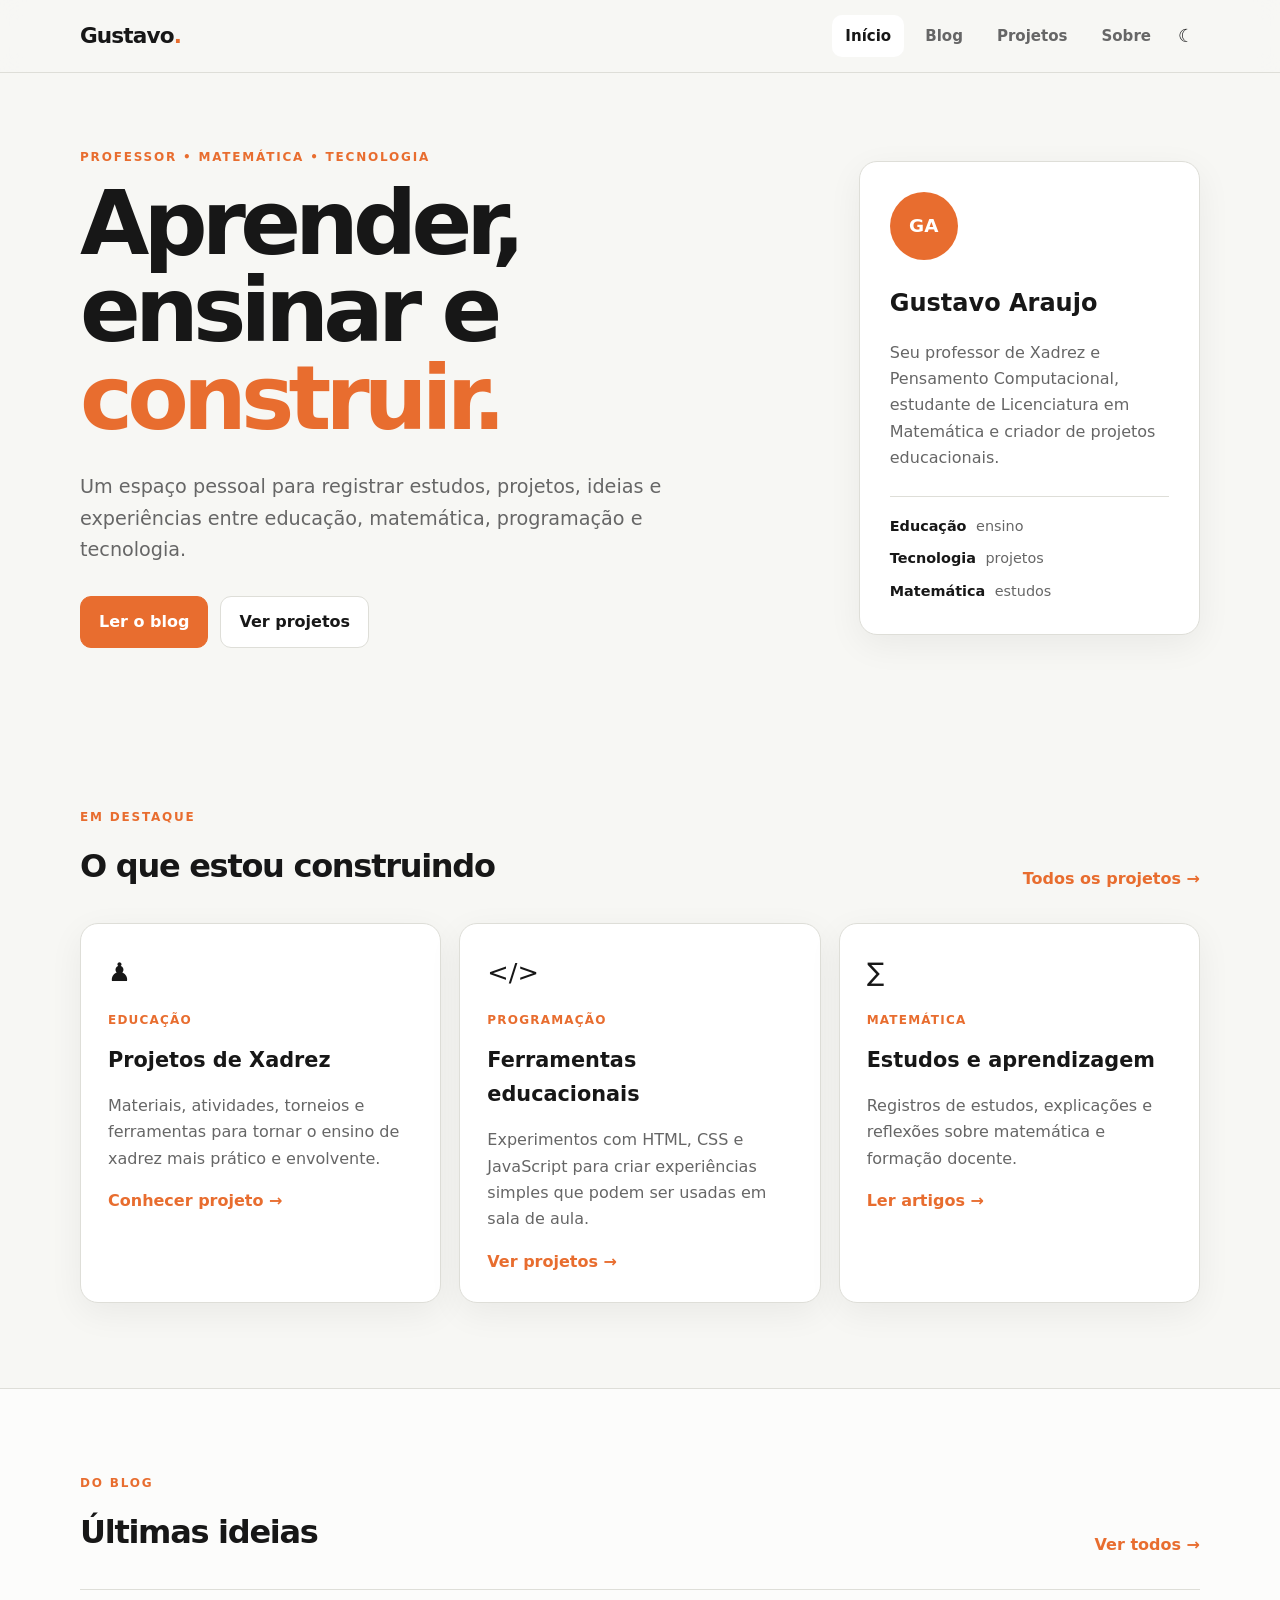
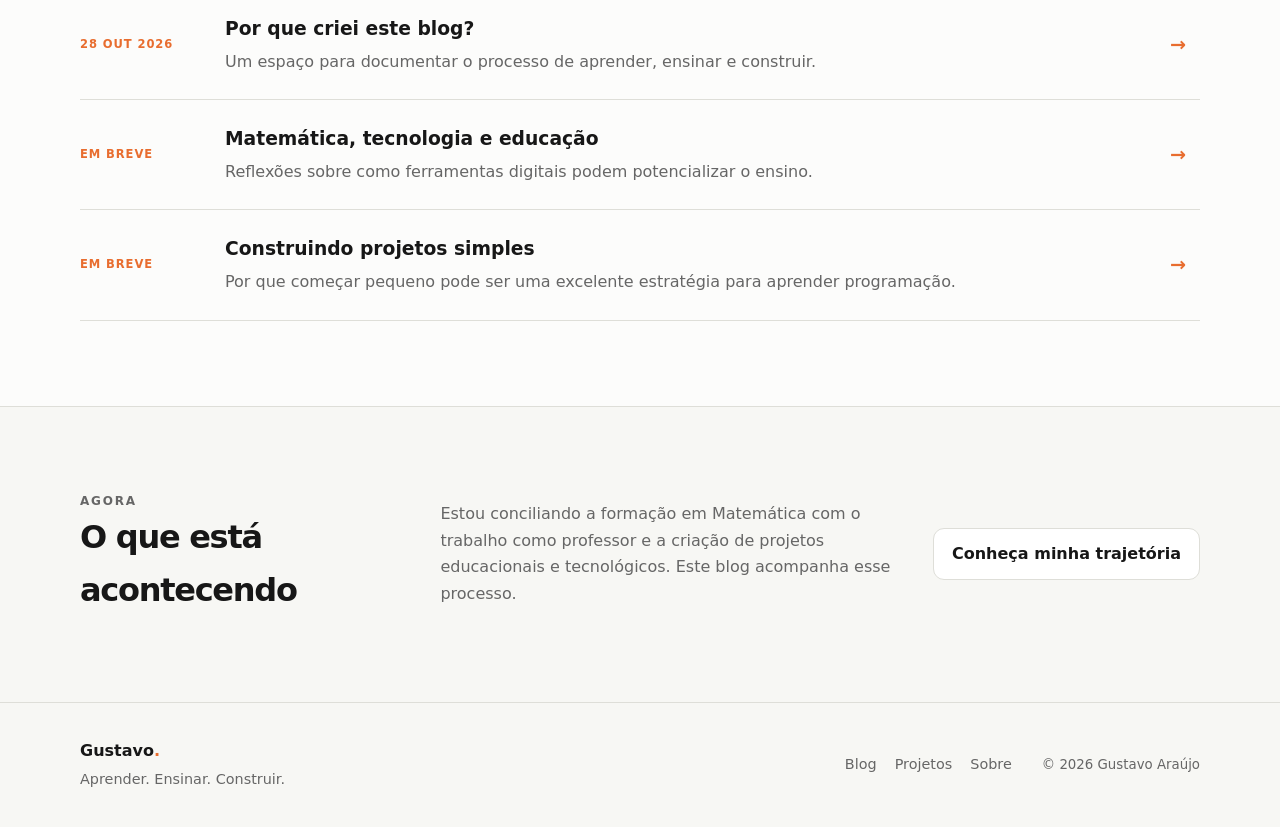
<file: index.html>
<!DOCTYPE html>
<html lang="pt-BR">
<head>
  <meta charset="UTF-8">
  <meta name="viewport" content="width=device-width, initial-scale=1.0">
  <meta name="description" content="Blog pessoal de Gustavo Araújo — professor, estudante de Matemática e desenvolvedor.">
  <title>Gustavo Araujo — Professor, Matemática & Tecnologia</title>
  <link rel="stylesheet" href="style.css">
</head>
<body>
<header class="site-header">
  <div class="container nav-wrap">
    <a class="brand" href="index.html">Gustavo<span>.</span></a>
    <button class="menu-toggle" aria-label="Abrir menu">☰</button>
    <nav class="nav">
      <a class="active" href="index.html">Início</a>
      <a href="blog/index.html">Blog</a>
      <a href="projetos/index.html">Projetos</a>
      <a href="sobre/index.html">Sobre</a>
      <button id="theme-toggle" class="icon-btn" aria-label="Alternar tema">☾</button>
    </nav>
  </div>
</header>

<main>
  <section class="hero container">
    <div class="hero-copy">
      <p class="eyebrow">PROFESSOR • MATEMÁTICA • TECNOLOGIA</p>
      <h1>Aprender, ensinar e <span>construir.</span></h1>
      <p class="lead">Um espaço pessoal para registrar estudos, projetos, ideias e experiências entre educação, matemática, programação e tecnologia.</p>
      <div class="actions">
        <a class="btn primary" href="blog/index.html">Ler o blog</a>
        <a class="btn secondary" href="projetos/index.html">Ver projetos</a>
      </div>
    </div>
    <aside class="hero-card">
      <div class="avatar">GA</div>
      <h2>Gustavo Araujo</h2>
      <p>Seu professor de Xadrez e Pensamento Computacional, estudante de Licenciatura em Matemática e criador de projetos educacionais.</p>
      <div class="mini-stats">
        <span><strong>Educação</strong> ensino</span>
        <span><strong>Tecnologia</strong> projetos</span>
        <span><strong>Matemática</strong> estudos</span>
      </div>
    </aside>
  </section>

  <section class="section container">
    <div class="section-heading">
      <div><p class="eyebrow">EM DESTAQUE</p><h2>O que estou construindo</h2></div>
      <a href="projetos/index.html">Todos os projetos →</a>
    </div>
    <div class="cards">
      <article class="card project-card">
        <div class="card-icon">♟</div>
        <p class="tag">Educação</p>
        <h3>Projetos de Xadrez</h3>
        <p>Materiais, atividades, torneios e ferramentas para tornar o ensino de xadrez mais prático e envolvente.</p>
        <a href="projetos/projeto-1.html">Conhecer projeto →</a>
      </article>
      <article class="card project-card">
        <div class="card-icon">&lt;/&gt;</div>
        <p class="tag">Programação</p>
        <h3>Ferramentas educacionais</h3>
        <p>Experimentos com HTML, CSS e JavaScript para criar experiências simples que podem ser usadas em sala de aula.</p>
        <a href="projetos/index.html">Ver projetos →</a>
      </article>
      <article class="card project-card">
        <div class="card-icon">∑</div>
        <p class="tag">Matemática</p>
        <h3>Estudos e aprendizagem</h3>
        <p>Registros de estudos, explicações e reflexões sobre matemática e formação docente.</p>
        <a href="blog/index.html">Ler artigos →</a>
      </article>
    </div>
  </section>

  <section class="section muted">
    <div class="container">
      <div class="section-heading"><div><p class="eyebrow">DO BLOG</p><h2>Últimas ideias</h2></div><a href="blog/index.html">Ver todos →</a></div>
      <div class="post-list">
        <a class="post-row" href="blog/primeiro-post.html"><span>28 OUT 2026</span><div><h3>Por que criei este blog?</h3><p>Um espaço para documentar o processo de aprender, ensinar e construir.</p></div><b>→</b></a>
        <div class="post-row"><span>EM BREVE</span><div><h3>Matemática, tecnologia e educação</h3><p>Reflexões sobre como ferramentas digitais podem potencializar o ensino.</p></div><b>→</b></div>
        <div class="post-row"><span>EM BREVE</span><div><h3>Construindo projetos simples</h3><p>Por que começar pequeno pode ser uma excelente estratégia para aprender programação.</p></div><b>→</b></div>
      </div>
    </div>
  </section>

  <section class="section container now">
    <div><p class="eyebrow">AGORA</p><h2>O que está acontecendo</h2></div>
    <p>Estou conciliando a formação em Matemática com o trabalho como professor e a criação de projetos educacionais e tecnológicos. Este blog acompanha esse processo.</p>
    <a class="btn secondary" href="sobre/index.html">Conheça minha trajetória</a>
  </section>
</main>

<footer class="footer">
  <div class="container footer-wrap">
    <div><strong>Gustavo<span>.</span></strong><p>Aprender. Ensinar. Construir.</p></div>
    <div class="footer-links"><a href="blog/index.html">Blog</a><a href="projetos/index.html">Projetos</a><a href="sobre/index.html">Sobre</a></div>
    <small>© <span id="year"></span> Gustavo Araújo</small>
  </div>
</footer>
<script src="script.js"></script>
</body>
</html>
</file>
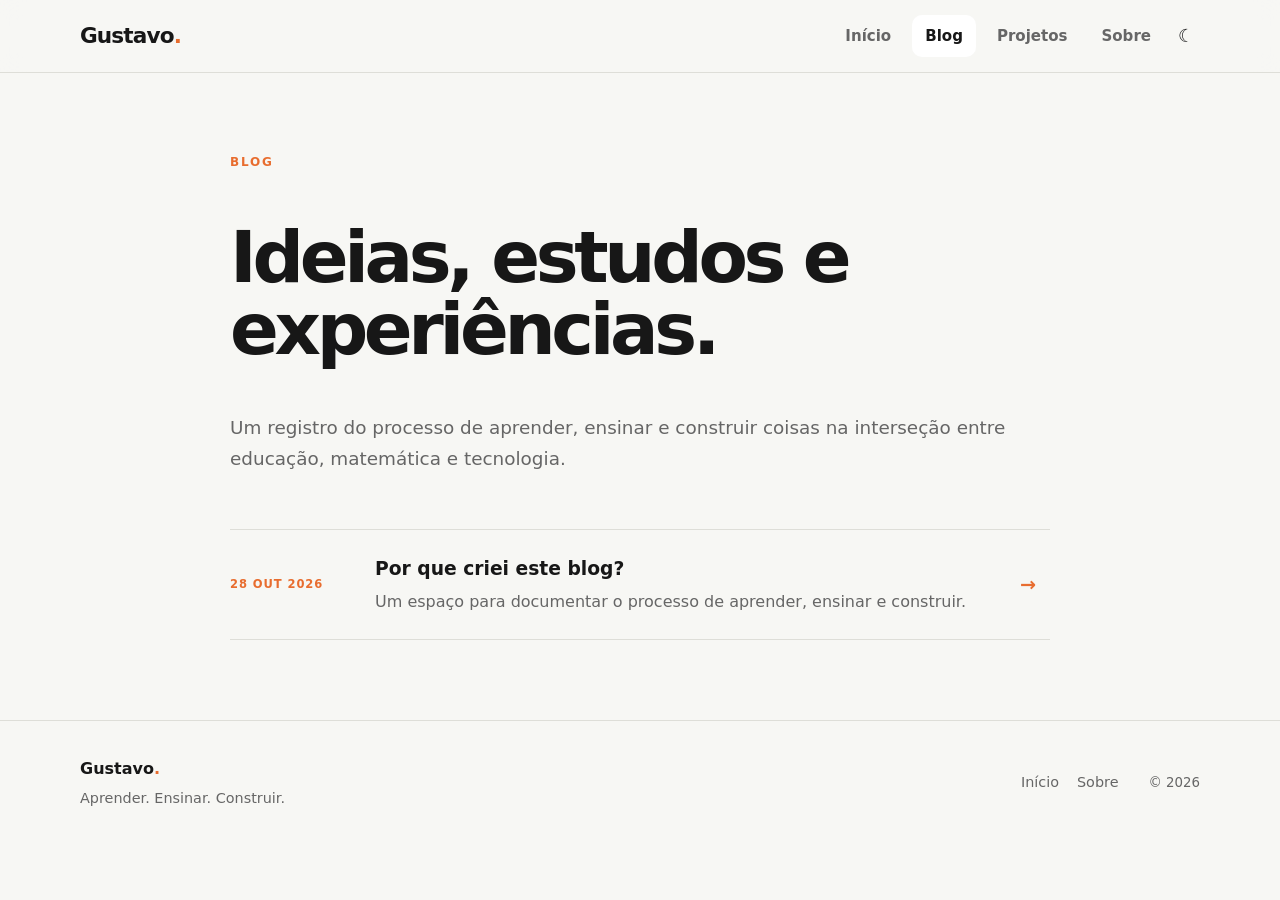
<file: blog/index.html>
<!DOCTYPE html>
<html lang="pt-BR"><head><meta charset="UTF-8"><meta name="viewport" content="width=device-width, initial-scale=1.0"><title>Blog — Gustavo Araújo</title><link rel="stylesheet" href="../style.css"></head>
<body><header class="site-header"><div class="container nav-wrap"><a class="brand" href="../index.html">Gustavo<span>.</span></a><button class="menu-toggle">☰</button><nav class="nav"><a href="../index.html">Início</a><a class="active" href="index.html">Blog</a><a href="../projetos/index.html">Projetos</a><a href="../sobre/index.html">Sobre</a><button id="theme-toggle" class="icon-btn">☾</button></nav></div></header>
<main class="container page"><p class="eyebrow">BLOG</p><h1>Ideias, estudos e experiências.</h1><p class="intro">Um registro do processo de aprender, ensinar e construir coisas na interseção entre educação, matemática e tecnologia.</p>
<div class="post-list" style="margin-top:55px"><a class="post-row" href="primeiro-post.html"><span>28 OUT 2026</span><div><h3>Por que criei este blog?</h3><p>Um espaço para documentar o processo de aprender, ensinar e construir.</p></div><b>→</b></a></div></main>
<footer class="footer"><div class="container footer-wrap"><div><strong>Gustavo<span>.</span></strong><p>Aprender. Ensinar. Construir.</p></div><div class="footer-links"><a href="../index.html">Início</a><a href="../sobre/index.html">Sobre</a></div><small>© <span id="year"></span></small></div></footer><script src="../script.js"></script></body></html>
</file>
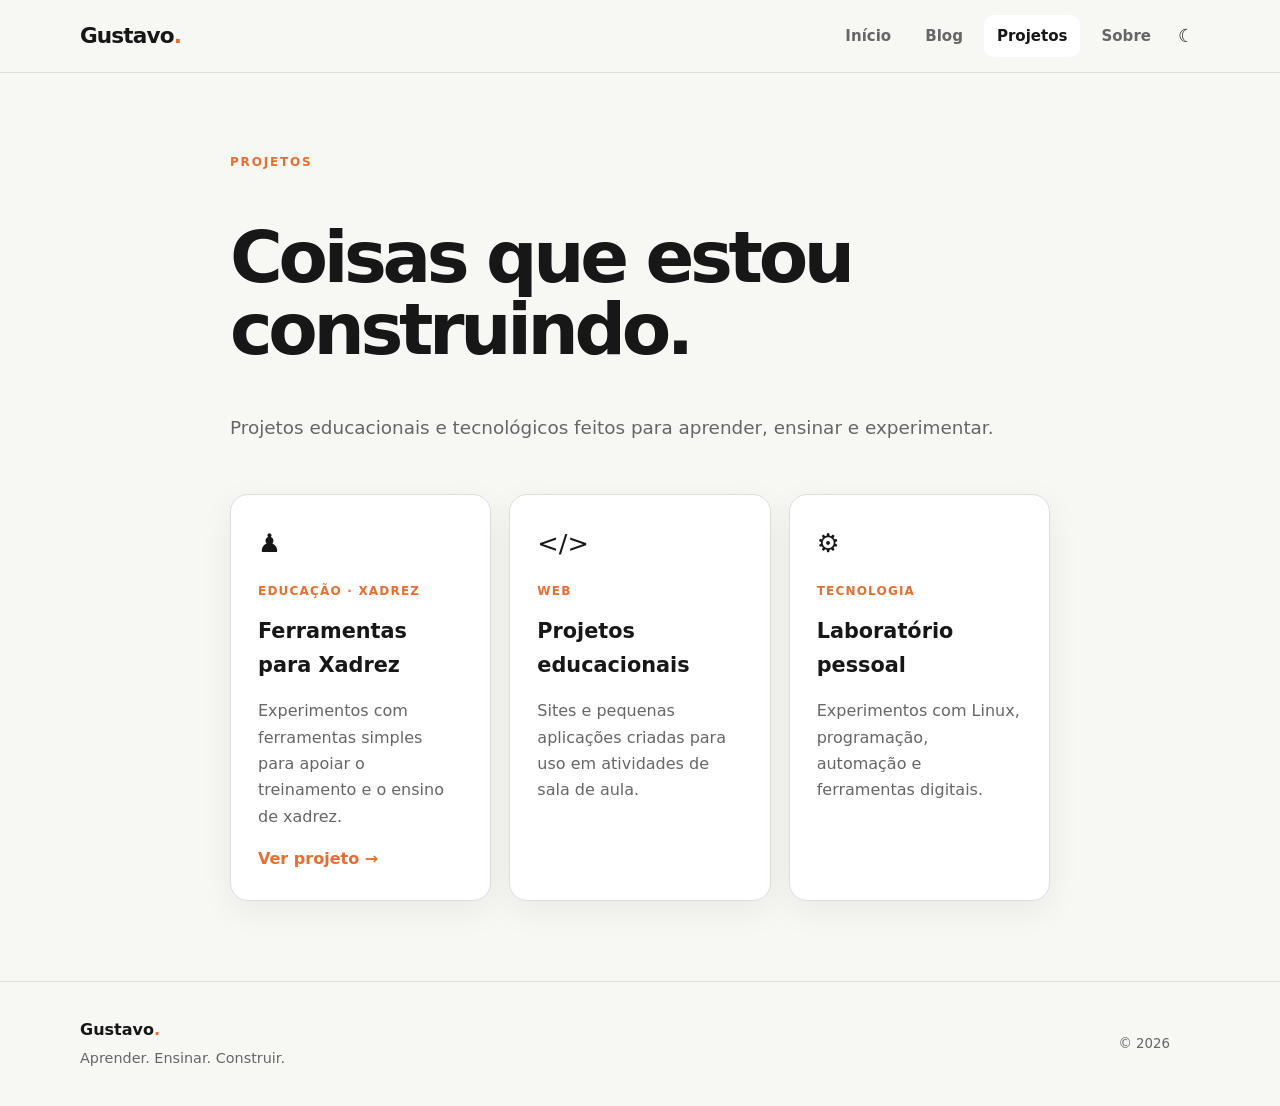
<file: projetos/index.html>
<!DOCTYPE html>
<html lang="pt-BR"><head><meta charset="UTF-8"><meta name="viewport" content="width=device-width, initial-scale=1.0"><title>Projetos — Gustavo Araújo</title><link rel="stylesheet" href="../style.css"></head>
<body><header class="site-header"><div class="container nav-wrap"><a class="brand" href="../index.html">Gustavo<span>.</span></a><button class="menu-toggle">☰</button><nav class="nav"><a href="../index.html">Início</a><a href="../blog/index.html">Blog</a><a class="active" href="index.html">Projetos</a><a href="../sobre/index.html">Sobre</a><button id="theme-toggle" class="icon-btn">☾</button></nav></div></header>
<main class="container page"><p class="eyebrow">PROJETOS</p><h1>Coisas que estou construindo.</h1><p class="intro">Projetos educacionais e tecnológicos feitos para aprender, ensinar e experimentar.</p><div class="cards" style="margin-top:50px"><article class="card"><div class="card-icon">♟</div><p class="tag">Educação · Xadrez</p><h3>Ferramentas para Xadrez</h3><p>Experimentos com ferramentas simples para apoiar o treinamento e o ensino de xadrez.</p><a href="projeto-1.html">Ver projeto →</a></article><article class="card"><div class="card-icon">&lt;/&gt;</div><p class="tag">Web</p><h3>Projetos educacionais</h3><p>Sites e pequenas aplicações criadas para uso em atividades de sala de aula.</p></article><article class="card"><div class="card-icon">⚙</div><p class="tag">Tecnologia</p><h3>Laboratório pessoal</h3><p>Experimentos com Linux, programação, automação e ferramentas digitais.</p></article></div></main>
<footer class="footer"><div class="container footer-wrap"><div><strong>Gustavo<span>.</span></strong><p>Aprender. Ensinar. Construir.</p></div><small>© <span id="year"></span></small></div></footer><script src="../script.js"></script></body></html>
</file>
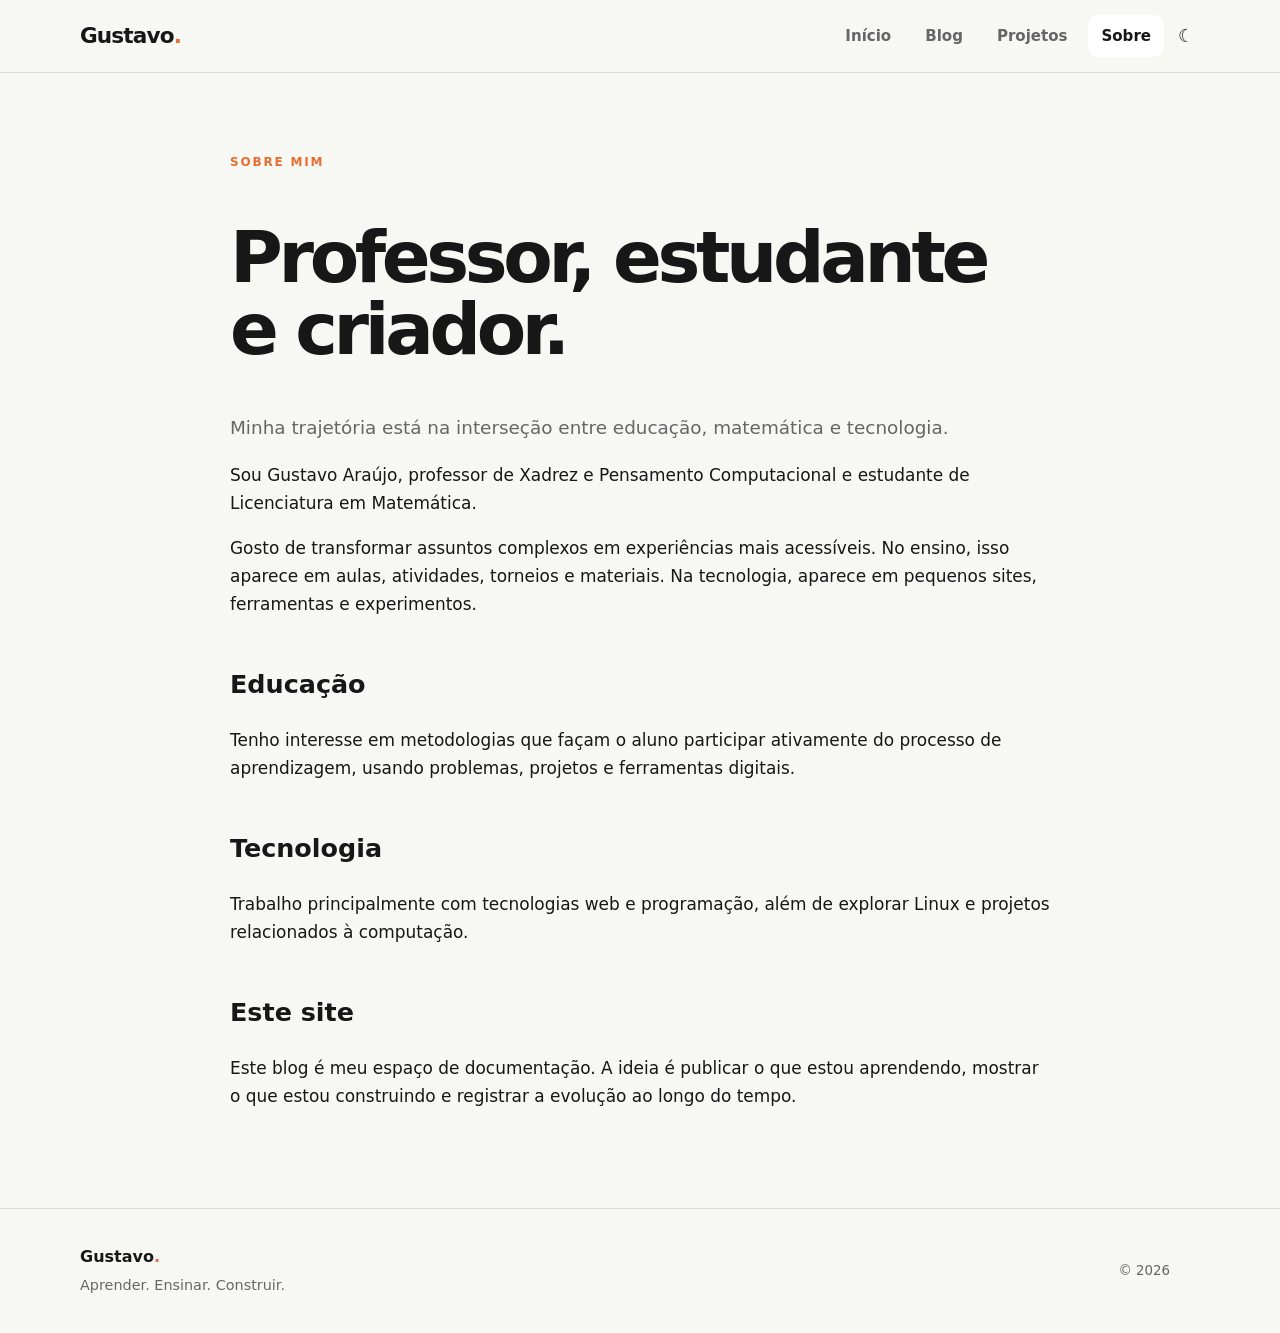
<file: sobre/index.html>
<!DOCTYPE html>
<html lang="pt-BR"><head><meta charset="UTF-8"><meta name="viewport" content="width=device-width, initial-scale=1.0"><title>Sobre — Gustavo Araújo</title><link rel="stylesheet" href="../style.css"></head>
<body><header class="site-header"><div class="container nav-wrap"><a class="brand" href="../index.html">Gustavo<span>.</span></a><button class="menu-toggle">☰</button><nav class="nav"><a href="../index.html">Início</a><a href="../blog/index.html">Blog</a><a href="../projetos/index.html">Projetos</a><a class="active" href="index.html">Sobre</a><button id="theme-toggle" class="icon-btn">☾</button></nav></div></header>
<main class="container page"><p class="eyebrow">SOBRE MIM</p><h1>Professor, estudante e criador.</h1><p class="intro">Minha trajetória está na interseção entre educação, matemática e tecnologia.</p><article class="content"><p>Sou Gustavo Araújo, professor de Xadrez e Pensamento Computacional e estudante de Licenciatura em Matemática.</p><p>Gosto de transformar assuntos complexos em experiências mais acessíveis. No ensino, isso aparece em aulas, atividades, torneios e materiais. Na tecnologia, aparece em pequenos sites, ferramentas e experimentos.</p><h2>Educação</h2><p>Tenho interesse em metodologias que façam o aluno participar ativamente do processo de aprendizagem, usando problemas, projetos e ferramentas digitais.</p><h2>Tecnologia</h2><p>Trabalho principalmente com tecnologias web e programação, além de explorar Linux e projetos relacionados à computação.</p><h2>Este site</h2><p>Este blog é meu espaço de documentação. A ideia é publicar o que estou aprendendo, mostrar o que estou construindo e registrar a evolução ao longo do tempo.</p></article></main>
<footer class="footer"><div class="container footer-wrap"><div><strong>Gustavo<span>.</span></strong><p>Aprender. Ensinar. Construir.</p></div><small>© <span id="year"></span></small></div></footer><script src="../script.js"></script></body></html>
</file>
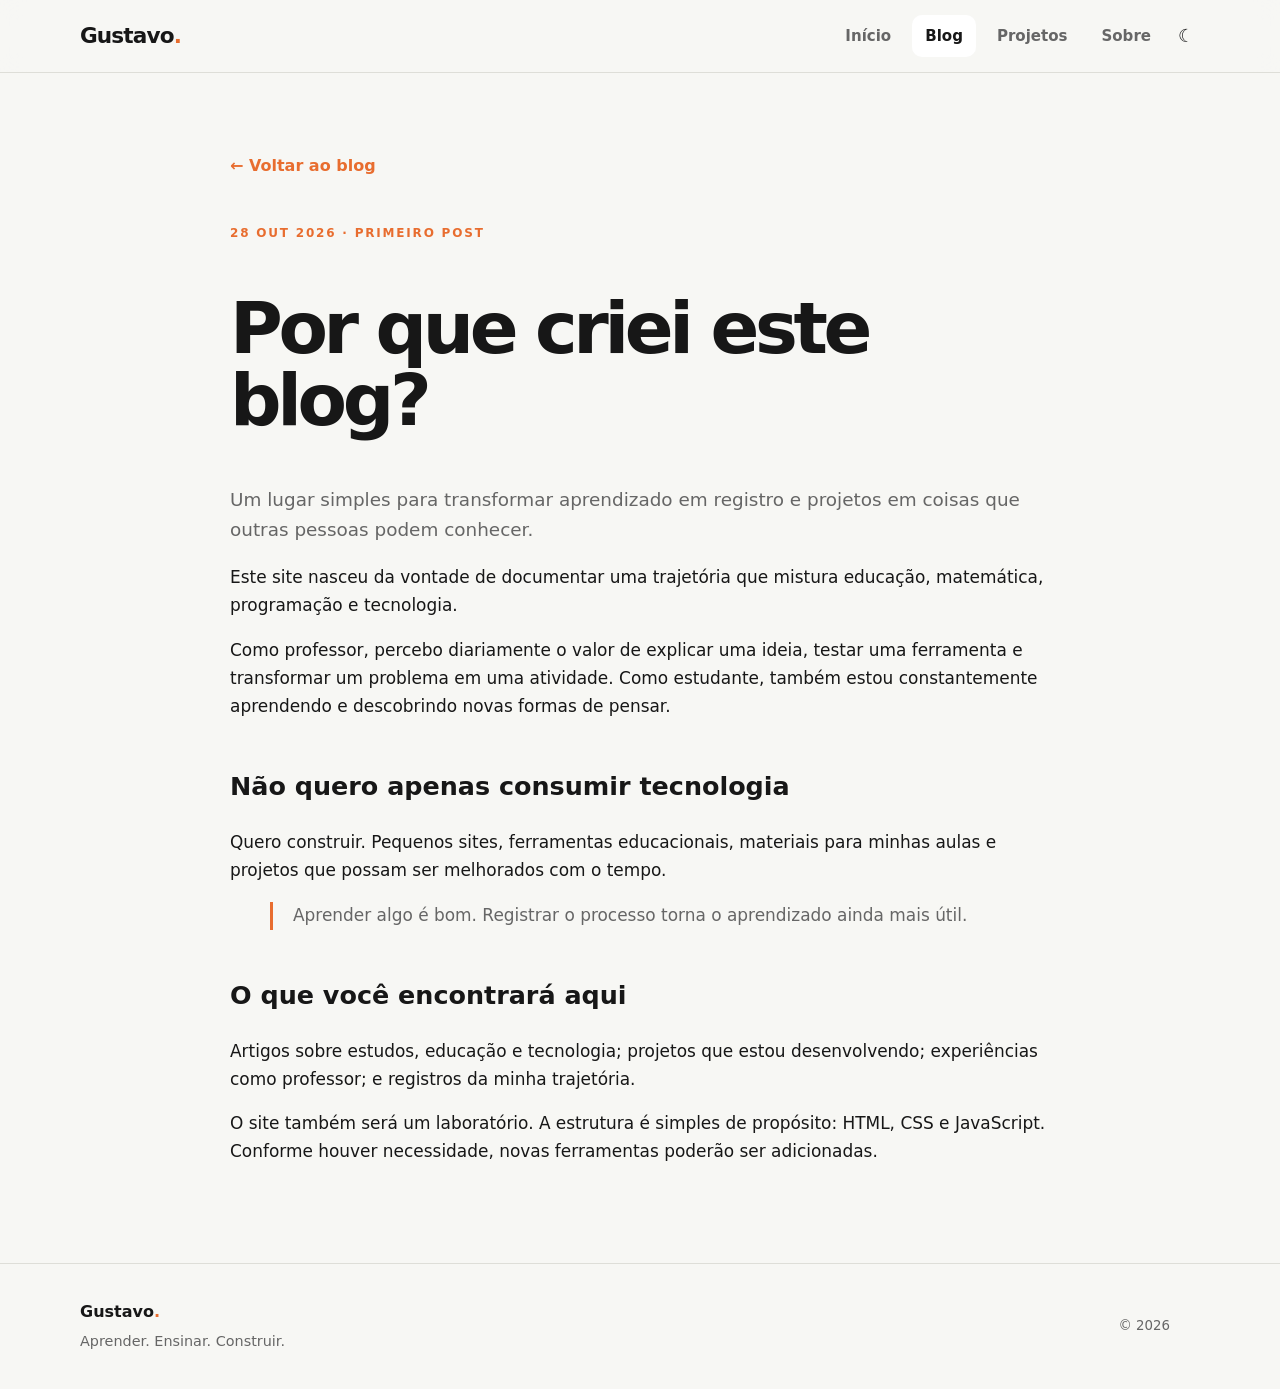
<file: blog/primeiro-post.html>
<!DOCTYPE html>
<html lang="pt-BR"><head><meta charset="UTF-8"><meta name="viewport" content="width=device-width, initial-scale=1.0"><title>Por que criei este blog? — Gustavo Araújo</title><link rel="stylesheet" href="../style.css"></head>
<body><header class="site-header"><div class="container nav-wrap"><a class="brand" href="../index.html">Gustavo<span>.</span></a><button class="menu-toggle">☰</button><nav class="nav"><a href="../index.html">Início</a><a class="active" href="index.html">Blog</a><a href="../projetos/index.html">Projetos</a><a href="../sobre/index.html">Sobre</a><button id="theme-toggle" class="icon-btn">☾</button></nav></div></header>
<main class="container page"><a class="back" href="index.html">← Voltar ao blog</a><p class="eyebrow" style="margin-top:45px">28 OUT 2026 · PRIMEIRO POST</p><h1>Por que criei este blog?</h1><p class="intro">Um lugar simples para transformar aprendizado em registro e projetos em coisas que outras pessoas podem conhecer.</p>
<article class="content"><p>Este site nasceu da vontade de documentar uma trajetória que mistura educação, matemática, programação e tecnologia.</p><p>Como professor, percebo diariamente o valor de explicar uma ideia, testar uma ferramenta e transformar um problema em uma atividade. Como estudante, também estou constantemente aprendendo e descobrindo novas formas de pensar.</p><h2>Não quero apenas consumir tecnologia</h2><p>Quero construir. Pequenos sites, ferramentas educacionais, materiais para minhas aulas e projetos que possam ser melhorados com o tempo.</p><blockquote>Aprender algo é bom. Registrar o processo torna o aprendizado ainda mais útil.</blockquote><h2>O que você encontrará aqui</h2><p>Artigos sobre estudos, educação e tecnologia; projetos que estou desenvolvendo; experiências como professor; e registros da minha trajetória.</p><p>O site também será um laboratório. A estrutura é simples de propósito: HTML, CSS e JavaScript. Conforme houver necessidade, novas ferramentas poderão ser adicionadas.</p></article></main>
<footer class="footer"><div class="container footer-wrap"><div><strong>Gustavo<span>.</span></strong><p>Aprender. Ensinar. Construir.</p></div><small>© <span id="year"></span></small></div></footer><script src="../script.js"></script></body></html>
</file>
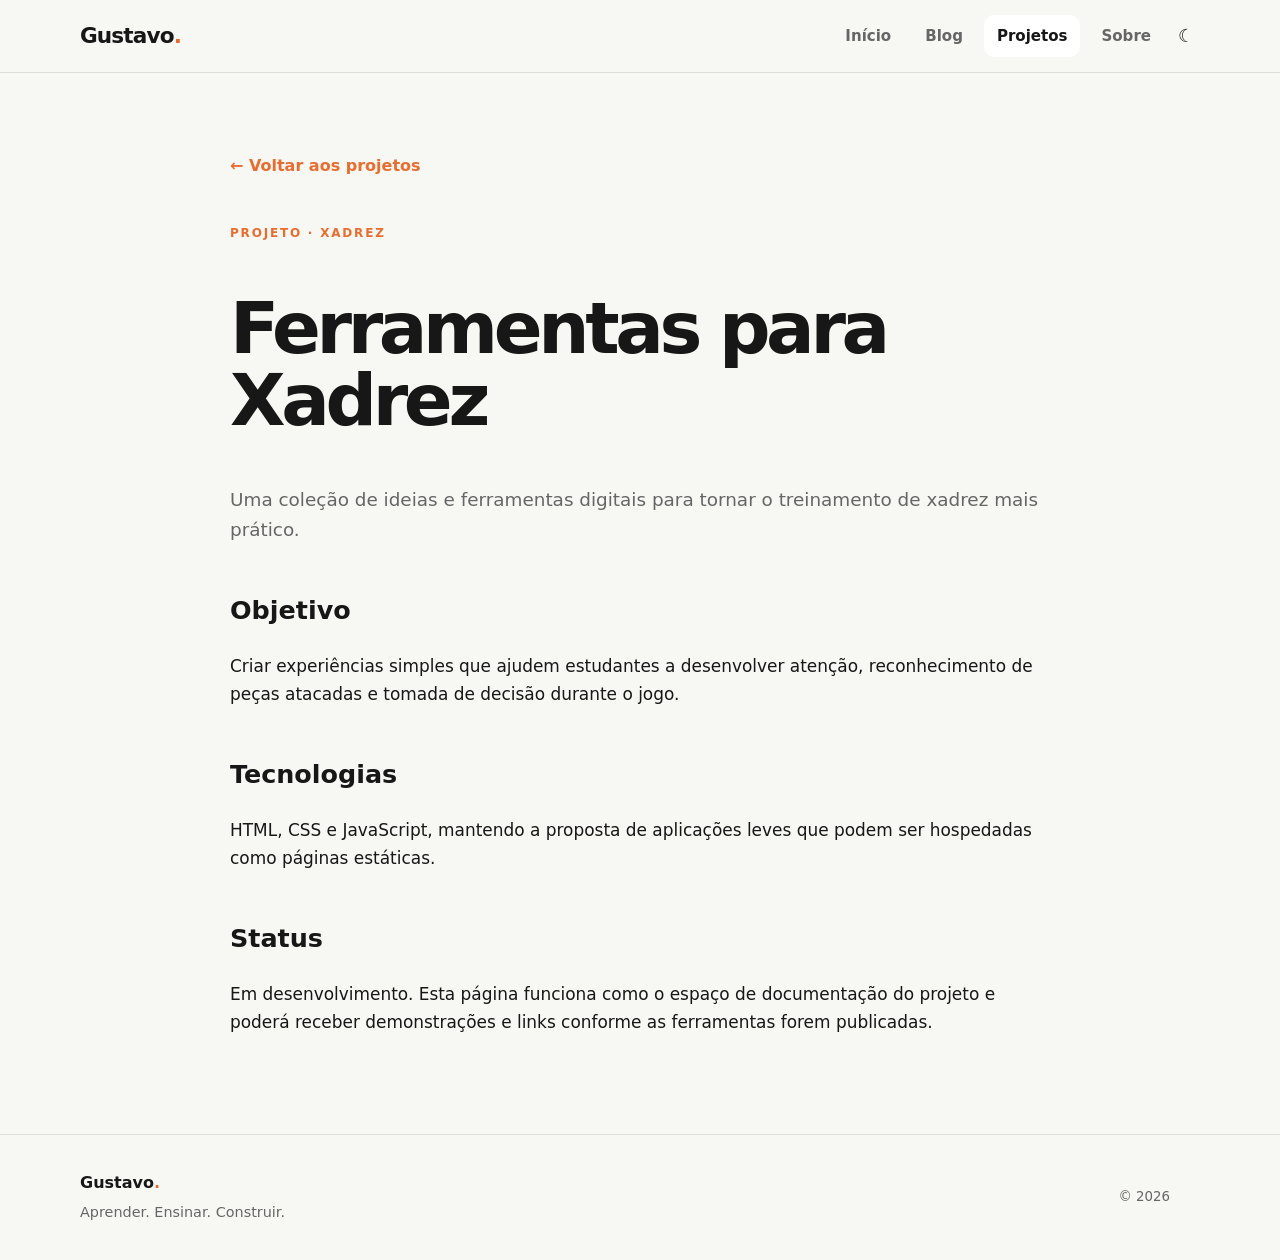
<file: projetos/projeto-1.html>
<!DOCTYPE html>
<html lang="pt-BR"><head><meta charset="UTF-8"><meta name="viewport" content="width=device-width, initial-scale=1.0"><title>Ferramentas para Xadrez — Gustavo Araújo</title><link rel="stylesheet" href="../style.css"></head>
<body><header class="site-header"><div class="container nav-wrap"><a class="brand" href="../index.html">Gustavo<span>.</span></a><button class="menu-toggle">☰</button><nav class="nav"><a href="../index.html">Início</a><a href="../blog/index.html">Blog</a><a class="active" href="index.html">Projetos</a><a href="../sobre/index.html">Sobre</a><button id="theme-toggle" class="icon-btn">☾</button></nav></div></header>
<main class="container page"><a class="back" href="index.html">← Voltar aos projetos</a><p class="eyebrow" style="margin-top:45px">PROJETO · XADREZ</p><h1>Ferramentas para Xadrez</h1><p class="intro">Uma coleção de ideias e ferramentas digitais para tornar o treinamento de xadrez mais prático.</p><article class="content"><h2>Objetivo</h2><p>Criar experiências simples que ajudem estudantes a desenvolver atenção, reconhecimento de peças atacadas e tomada de decisão durante o jogo.</p><h2>Tecnologias</h2><p>HTML, CSS e JavaScript, mantendo a proposta de aplicações leves que podem ser hospedadas como páginas estáticas.</p><h2>Status</h2><p>Em desenvolvimento. Esta página funciona como o espaço de documentação do projeto e poderá receber demonstrações e links conforme as ferramentas forem publicadas.</p></article></main>
<footer class="footer"><div class="container footer-wrap"><div><strong>Gustavo<span>.</span></strong><p>Aprender. Ensinar. Construir.</p></div><small>© <span id="year"></span></small></div></footer><script src="../script.js"></script></body></html>
</file>
<file: style.css>
:root {
  --bg:#f7f7f4; --surface:#fff; --text:#171717; --muted:#666;
  --line:#deded8; --accent:#e86d2f; --accent-dark:#bd4e18;
  --max:1120px; --radius:18px; --shadow:0 10px 35px rgba(0,0,0,.06);
}
[data-theme="dark"] { --bg:#111; --surface:#191919; --text:#f5f5f2; --muted:#aaa; --line:#303030; --accent:#ff8950; --accent-dark:#ffad83; --shadow:0 10px 35px rgba(0,0,0,.25); }
*{box-sizing:border-box} html{scroll-behavior:smooth} body{margin:0;background:var(--bg);color:var(--text);font-family:Inter,ui-sans-serif,system-ui,-apple-system,BlinkMacSystemFont,"Segoe UI",sans-serif;line-height:1.65} a{color:inherit;text-decoration:none}.container{width:min(var(--max),calc(100% - 40px));margin:auto}
.site-header{position:sticky;top:0;z-index:20;background:color-mix(in srgb,var(--bg) 90%,transparent);backdrop-filter:blur(12px);border-bottom:1px solid var(--line)}
.nav-wrap{height:72px;display:flex;align-items:center;justify-content:space-between}.brand{font-size:1.35rem;font-weight:850;letter-spacing:-.04em}.brand span,.footer strong span{color:var(--accent)}
.nav{display:flex;align-items:center;gap:8px}.nav a{padding:9px 13px;border-radius:10px;color:var(--muted);font-weight:600;font-size:.94rem}.nav a:hover,.nav a.active{color:var(--text);background:var(--surface)}.icon-btn,.menu-toggle{border:0;background:none;color:var(--text);font-size:1.15rem;cursor:pointer}.menu-toggle{display:none}
.hero{min-height:650px;display:grid;grid-template-columns:1.35fr .65fr;gap:70px;align-items:center}.eyebrow{font-size:.75rem;font-weight:800;letter-spacing:.15em;color:var(--accent);margin:0 0 12px}.hero h1{font-size:clamp(3.2rem,7vw,6rem);line-height:.98;letter-spacing:-.065em;margin:0 0 28px;max-width:800px}.hero h1 span{color:var(--accent)}.lead{font-size:1.2rem;color:var(--muted);max-width:650px}.actions{display:flex;gap:12px;margin-top:30px}.btn{display:inline-flex;align-items:center;justify-content:center;padding:12px 18px;border-radius:11px;font-weight:750;border:1px solid var(--line)}.btn.primary{background:var(--accent);border-color:var(--accent);color:#fff}.btn.primary:hover{background:var(--accent-dark)}.btn.secondary{background:var(--surface)}
.hero-card{background:var(--surface);padding:30px;border:1px solid var(--line);border-radius:var(--radius);box-shadow:var(--shadow)}.avatar{width:68px;height:68px;border-radius:50%;background:var(--accent);color:#fff;display:grid;place-items:center;font-weight:850;font-size:1.15rem;margin-bottom:24px}.hero-card h2{margin:0 0 7px}.hero-card p{color:var(--muted)}.mini-stats{border-top:1px solid var(--line);margin-top:24px;padding-top:18px;display:grid;gap:9px;font-size:.9rem;color:var(--muted)}.mini-stats strong{color:var(--text);margin-right:5px}
.section{padding:85px 0}.muted{background:color-mix(in srgb,var(--surface) 60%,var(--bg));border-block:1px solid var(--line)}.section-heading{display:flex;align-items:end;justify-content:space-between;gap:20px;margin-bottom:30px}.section-heading h2,.now h2{font-size:2rem;letter-spacing:-.04em;margin:0}.section-heading>a{color:var(--accent);font-weight:750}.cards{display:grid;grid-template-columns:repeat(3,1fr);gap:18px}.card{background:var(--surface);border:1px solid var(--line);border-radius:var(--radius);padding:27px;box-shadow:var(--shadow)}.card-icon{font-size:1.6rem;margin-bottom:18px}.tag{font-size:.75rem;text-transform:uppercase;letter-spacing:.1em;color:var(--accent);font-weight:800}.card h3{font-size:1.3rem;margin:7px 0}.card p:not(.tag){color:var(--muted)}.card a{font-weight:750;color:var(--accent)}
.post-list{border-top:1px solid var(--line)}.post-row{display:grid;grid-template-columns:120px 1fr 30px;gap:25px;padding:24px 0;border-bottom:1px solid var(--line);align-items:center}.post-row>span{font-size:.72rem;font-weight:800;color:var(--accent);letter-spacing:.08em}.post-row h3{margin:0 0 4px}.post-row p{margin:0;color:var(--muted)}.post-row b{font-size:1.2rem;color:var(--accent)}
.now{display:grid;grid-template-columns:1fr 1.4fr auto;gap:30px;align-items:center}.now p{color:var(--muted);margin:0}
.footer{border-top:1px solid var(--line);padding:35px 0}.footer-wrap{display:grid;grid-template-columns:1fr auto auto;gap:30px;align-items:center}.footer p{margin:4px 0 0;color:var(--muted);font-size:.9rem}.footer-links{display:flex;gap:18px;color:var(--muted);font-size:.9rem}.footer small{color:var(--muted)}
.page{padding:80px 0;max-width:820px}.page h1{font-size:clamp(2.6rem,6vw,4.5rem);line-height:1;letter-spacing:-.06em}.page .intro{font-size:1.15rem;color:var(--muted)}.content{font-size:1.06rem}.content h2{margin-top:45px}.content blockquote{border-left:3px solid var(--accent);padding-left:20px;color:var(--muted)}.back{color:var(--accent);font-weight:700}
@media(max-width:800px){.hero{grid-template-columns:1fr;gap:35px;padding-top:60px}.hero-card{max-width:600px}.cards{grid-template-columns:1fr}.now{grid-template-columns:1fr}.footer-wrap{grid-template-columns:1fr}.footer-links{order:2}.nav{display:none;position:absolute;left:20px;right:20px;top:68px;background:var(--surface);padding:10px;border:1px solid var(--line);border-radius:14px;box-shadow:var(--shadow);flex-direction:column;align-items:stretch}.nav.open{display:flex}.nav a{padding:12px}.menu-toggle{display:block}.post-row{grid-template-columns:1fr 25px}.post-row>span{grid-column:1/-1}.post-row p{font-size:.92rem}.section{padding:65px 0}}
</file>
